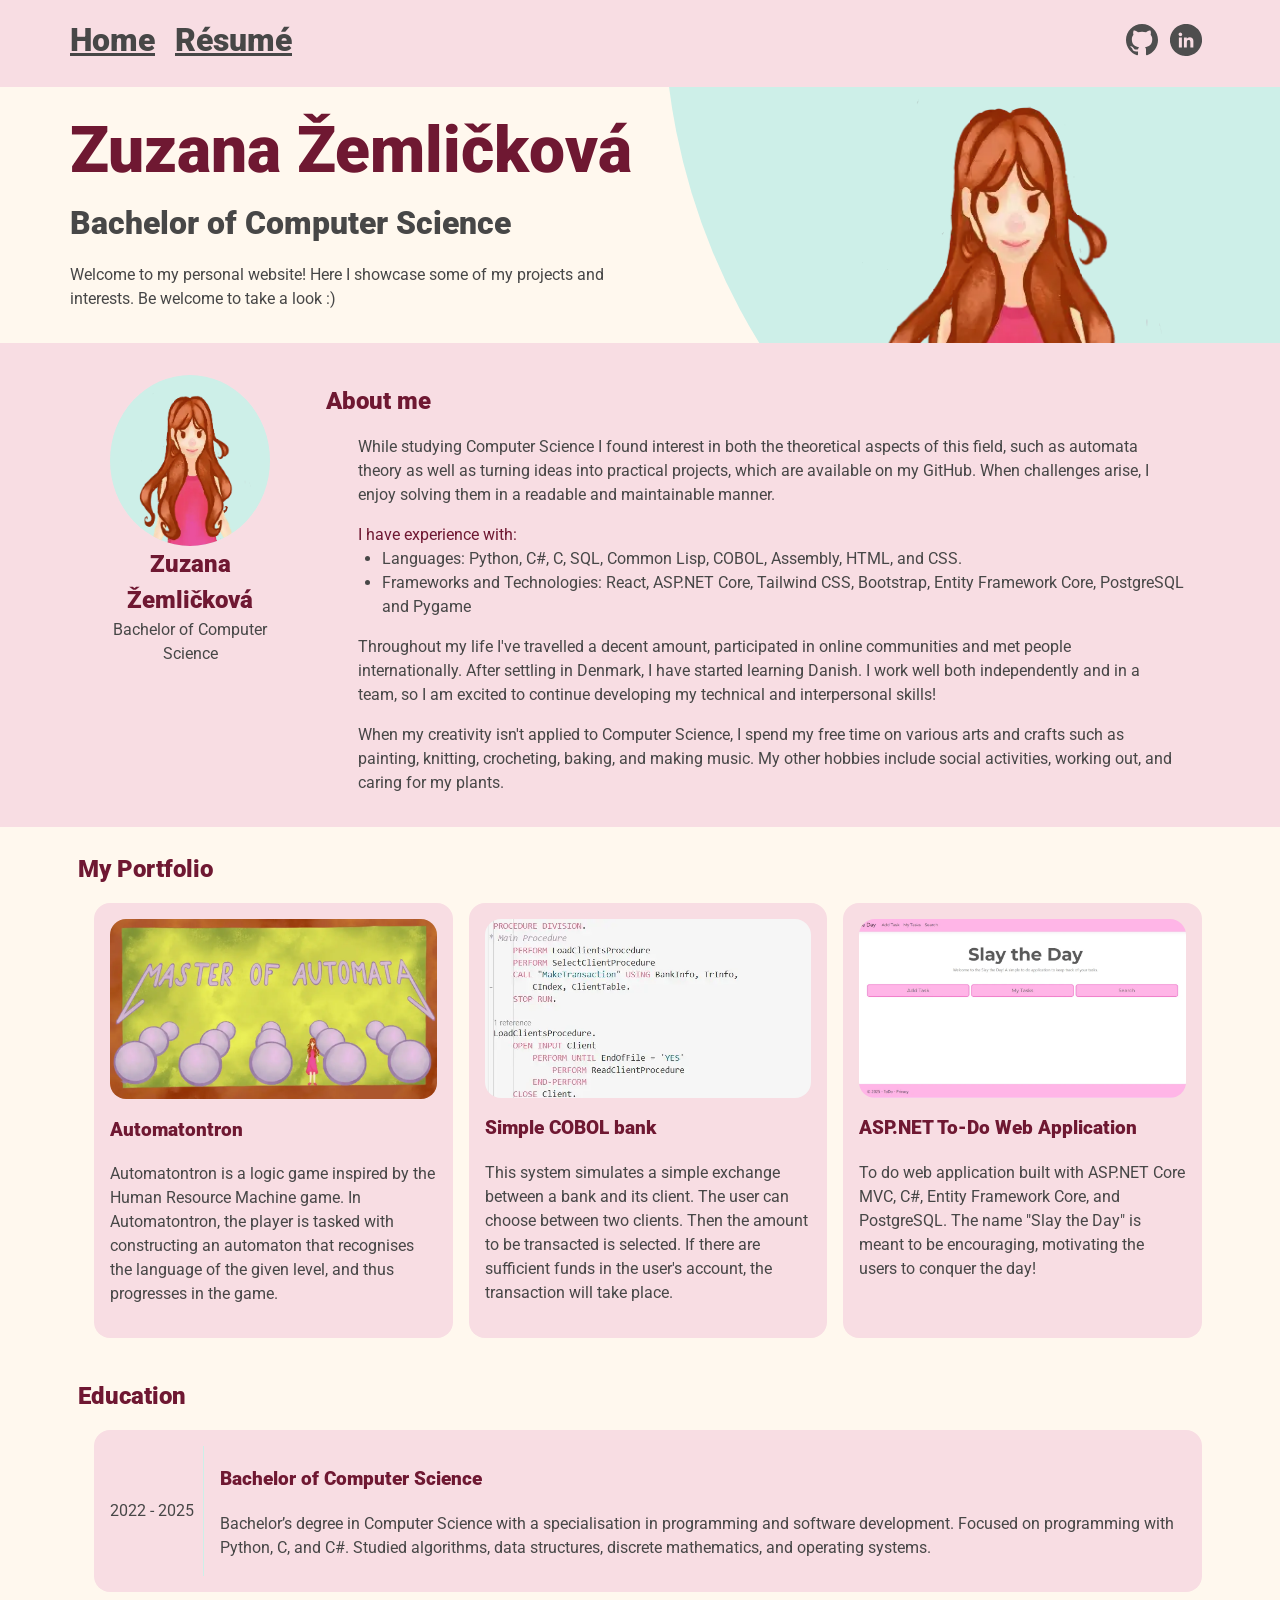
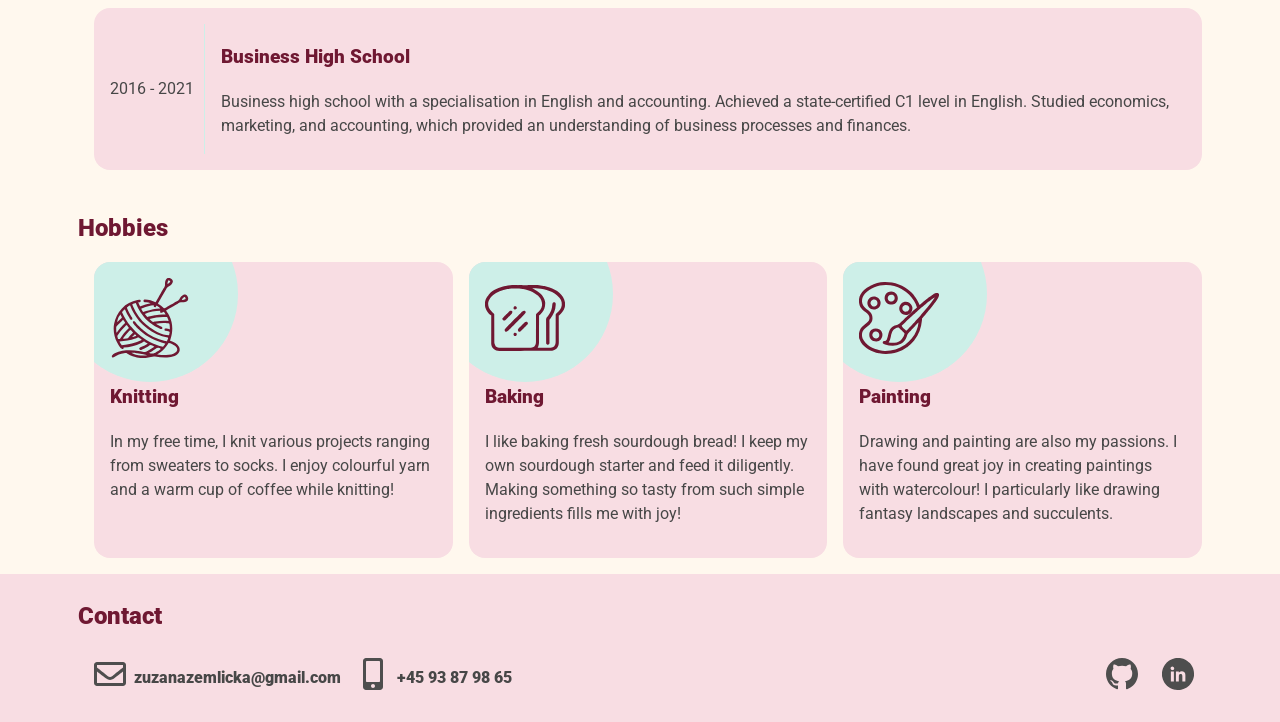
<file: index.html>
<!DOCTYPE html>
<html lang="en">
    <head>
        <link rel="stylesheet" href="style.css">
        <meta charset="UTF-8">
        <meta http-equiv="X-UA-Compatible" content="IE=edge">
        <meta name="viewport" content="width=device-width, initial-scale=1.0">
        <meta name="description" content="Portfolio website created to showcase my projects.">
        <link rel="icon" href="assets/other/profile-picture.webp">
        <title>Zuzana Žemličková | Portfolio</title>
    </head>

    <body class="background-color--primary">
        <header class="accent-color--primary">
            <div class="section-width header">
                <div>
                    <a href="index.html" class="link big-text padded-text-right thick-text">Home</a>
                    <a href="Zuzana_Zemlickova_Resume.pdf" class="link big-text padded-text-right thick-text">Résumé</a>
                </div>
                <div class="push">
                    <a href="https://github.com/ZuZanaZZ">
                        <img class="icon small-img" alt="github logo" src="assets/other/github-logo.svg"></a>
                    <a href="https://www.linkedin.com/in/zuzana-žemličková/">
                        <img class="icon small-img" alt="linkedin logo" src="assets/other/linkedin-logo.svg"></a>
                </div>
            </div>
        </header>
        
        <main>
            <section class="overflow-stopper">
                <div class="flex section-width">
                    <div class="half display-contents">
                        <h1>Zuzana Žemličková</h1>
                        <span class="big-text coloured-text thick-text">Bachelor of Computer Science</span>
                        <p>Welcome to my personal website! Here I showcase some of my projects and interests. Be welcome to take a look :)</p>
                    </div>
                    <div class="big-circle flex-reverse half display-none">
                        <img class="upper--part__picture" alt="profile picture of the sites author" src="assets/other/profile-picture.webp">
                    </div>
                </div>
            </section>

            <section class="accent-color--primary">
                <div class="section-width about-me flex">
                    <figure class="vertical-align flex--no-padding">
                        <img class="about-me-picture avatar-circle" alt="profile picture of the sites author" src="assets/other/profile-picture.webp">
                        <figcaption class="vertical-align flex--no-padding">
                            <h2 class="text-center">Zuzana Žemličková</h2>
                            <span class="text-center">Bachelor of Computer Science</span>
                        </figcaption>
                    </figure>
                    <article>
                        <h2 class="title">About me</h2>
                        <p class="padded-text-horizontal">
                            While studying Computer Science I found interest in both the theoretical aspects of this field, such as automata theory as well as turning ideas into practical projects, which are available on my GitHub. 
                            When challenges arise, I enjoy solving them in a readable and maintainable manner.
                        </p>
                        <h3 class="list-title">I have experience with:</h3>
                        <ul>
                            <li>Languages: Python, C#, C, SQL, Common Lisp, COBOL, Assembly, HTML, and CSS.</li>
                            <li>Frameworks and Technologies: React, ASP.NET Core, Tailwind CSS, Bootstrap, Entity Framework Core, PostgreSQL and Pygame</li>
                        </ul>
                        <p class="padded-text-horizontal">
                            Throughout my life I've travelled a decent amount, participated in online communities and met people internationally. 
                            After settling in Denmark, I have started learning Danish. 
                            I work well both independently and in a team, so I am excited to continue developing my technical and interpersonal skills!
                        </p>
                        <p class="padded-text-horizontal">
                            When my creativity isn't applied to Computer Science, I spend my free time on various arts and crafts such as painting, knitting, crocheting, baking, and making music. 
                            My other hobbies include social activities, working out, and caring for my plants.
                        </p>
                    </article>
                </div>
            </section>
            
            <section class="section-width">
                <h2 class="grid__title title">My Portfolio</h2>
                    <div class="grid">
                        <article class="grid-card accent-color--primary">
                            <img class="grid-card--img" alt="gameplay example of Automatontron" src="assets/automatontron/game_completion.webp">
                            <h3 class="grid-card__title">Automatontron</h3>
                                <p class="grid-card__text">
                                    Automatontron is a logic game inspired by the Human Resource Machine game. 
                                    In Automatontron, the player is tasked with constructing an automaton that recognises the language of the given level, and thus progresses in the game.
                                </p>
                            <a href="automatontron.html" class="grid-card--link">Automatontron card</a>
                        </article>
                        <article class="grid-card accent-color--primary">
                            <img class="grid-card--img" alt="example of COBOL code" src="assets/cobol_bank/COBOL_example.webp">
                            <h3 class="grid-card__title">Simple COBOL bank</h3>
                                <p class="grid-card__text">
                                    This system simulates a simple exchange between a bank and its client.
                                    The user can choose between two clients.
                                    Then the amount to be transacted is selected.
                                    If there are sufficient funds in the user's account, the transaction will take place.
                                </p>
                            <a href="cobol_bank.html" class="grid-card--link">Simple COBOL bank card</a>
                        </article>
                        <article class="grid-card accent-color--primary">
                            <img class="grid-card--img" alt="to do web application main page" src="assets/slay_the_day/main_page_full.webp">
                            <h3 class="grid-card__title">ASP.NET To-Do Web Application</h3>
                                <p class="grid-card__text">
                                    To do web application built with ASP.NET Core MVC, C#, Entity Framework Core, and PostgreSQL.
                                    The name "Slay the Day" is meant to be encouraging, motivating the users to conquer the day! 
                                </p>
                            <a href="slay_the_day.html" class="grid-card--link">Slay the day card</a>
                        </article>
                    </div>
            </section>

            <section class="section-width">
                <h2 class="title">Education</h2>
                    <div class="flex flex-vertical">
                        <article class="education-card flex-card accent-color--primary flex">
                            <div class="flex-vertical dividing-line divider-width">
                                <span><time datetime="2022">2022</time> - <time datetime="2025">2025</time></span>
                            </div>
                            <div>
                                <h3>Bachelor of Computer Science</h3>
                                <p>
                                    Bachelor’s degree in Computer Science with a specialisation in programming and software development. 
                                    Focused on programming with Python, C, and C#. Studied algorithms, data structures, discrete mathematics, and operating systems.
                                </p>
                            </div>
                        </article>
                        <article class="education-card flex-card accent-color--primary flex">
                            <div class="flex-vertical dividing-line divider-width">
                                <span><time datetime="2016">2016</time> - <time datetime="2021">2021</time></span>
                            </div>
                            <div>
                                <h3>Business High School</h3>
                                <p>Business high school with a specialisation in English and accounting.
                                    Achieved a state-certified C1 level in English.
                                    Studied economics, marketing, and accounting, which provided an understanding of business processes and finances.
                                </p>
                            </div>
                        </article>
                    </div>
            </section>

            <section class="section-width">
                <h2 class="flex-title title">Hobbies</h2>
                    <div class="flex">
                        <article class="flex-card accent-color--primary overflow-stopper card-circle">
                            <img class="hobbies-picture" alt="yarn icon" src="assets/other/knitting.svg">
                            <h3 class="flex-card__title">Knitting</h3>
                                <p class="flex-card__text">
                                    In my free time, I knit various projects ranging from sweaters to socks.
                                    I enjoy colourful yarn and a warm cup of coffee while knitting!
                                </p>
                        </article>
                        <article class="flex-card accent-color--primary overflow-stopper card-circle">
                            <img class="hobbies-picture" alt="bread icon" src="assets/other/baking.svg">
                            <h3 class="flex-card__title">Baking</h3>
                                <p class="flex-card__text">
                                    I like baking fresh sourdough bread! 
                                    I keep my own sourdough starter and feed it diligently.
                                    Making something so tasty from such simple ingredients fills me with joy!
                                </p>
                        </article>
                        <article class="flex-card accent-color--primary overflow-stopper card-circle">
                            <img class="hobbies-picture" alt="painting icon" src="assets/other/painting.svg">
                            <h3 class="flex-card__title">Painting</h3>
                                <p class="flex-card__text">
                                    Drawing and painting are also my passions. 
                                    I have found great joy in creating paintings with watercolour! 
                                    I particularly like drawing fantasy landscapes and succulents.
                                </p>
                        </article>
                    </div>
            </section>
        </main>    

        <footer class="accent-color--primary">
            <div class="section-width">
                <h2 class="title">Contact</h2>
                    <div class="footer">
                        <div class="flex">
                            <div class="flex--no-padding">
                                <img class="small-img" alt="envelope icon" src="assets/other/envelope-regular.svg">
                                <address class="padded-text-vertical thick-text">zuzanazemlicka@gmail.com</address>
                            </div>
                            <div class="flex--no-padding">
                                <img class="small-img" alt="mobile icon" src="assets/other/mobile-alt-solid.svg">
                                <address class="padded-text-vertical thick-text">+45 93 87 98 65</address>
                            </div>
                        </div>
                        <div class="push flex">
                            <a href="https://github.com/ZuZanaZZ">
                                <img class="icon small-img" alt="github logo" src="assets/other/github-logo.svg"></a>
                            <a href="https://www.linkedin.com/in/zuzana-žemličková/">
                                <img class="icon small-img" alt="linkedin logo" src="assets/other/linkedin-logo.svg"></a>
                        </div>
                    </div>
            </div>
        </footer>
    </body>
</html>
</file>
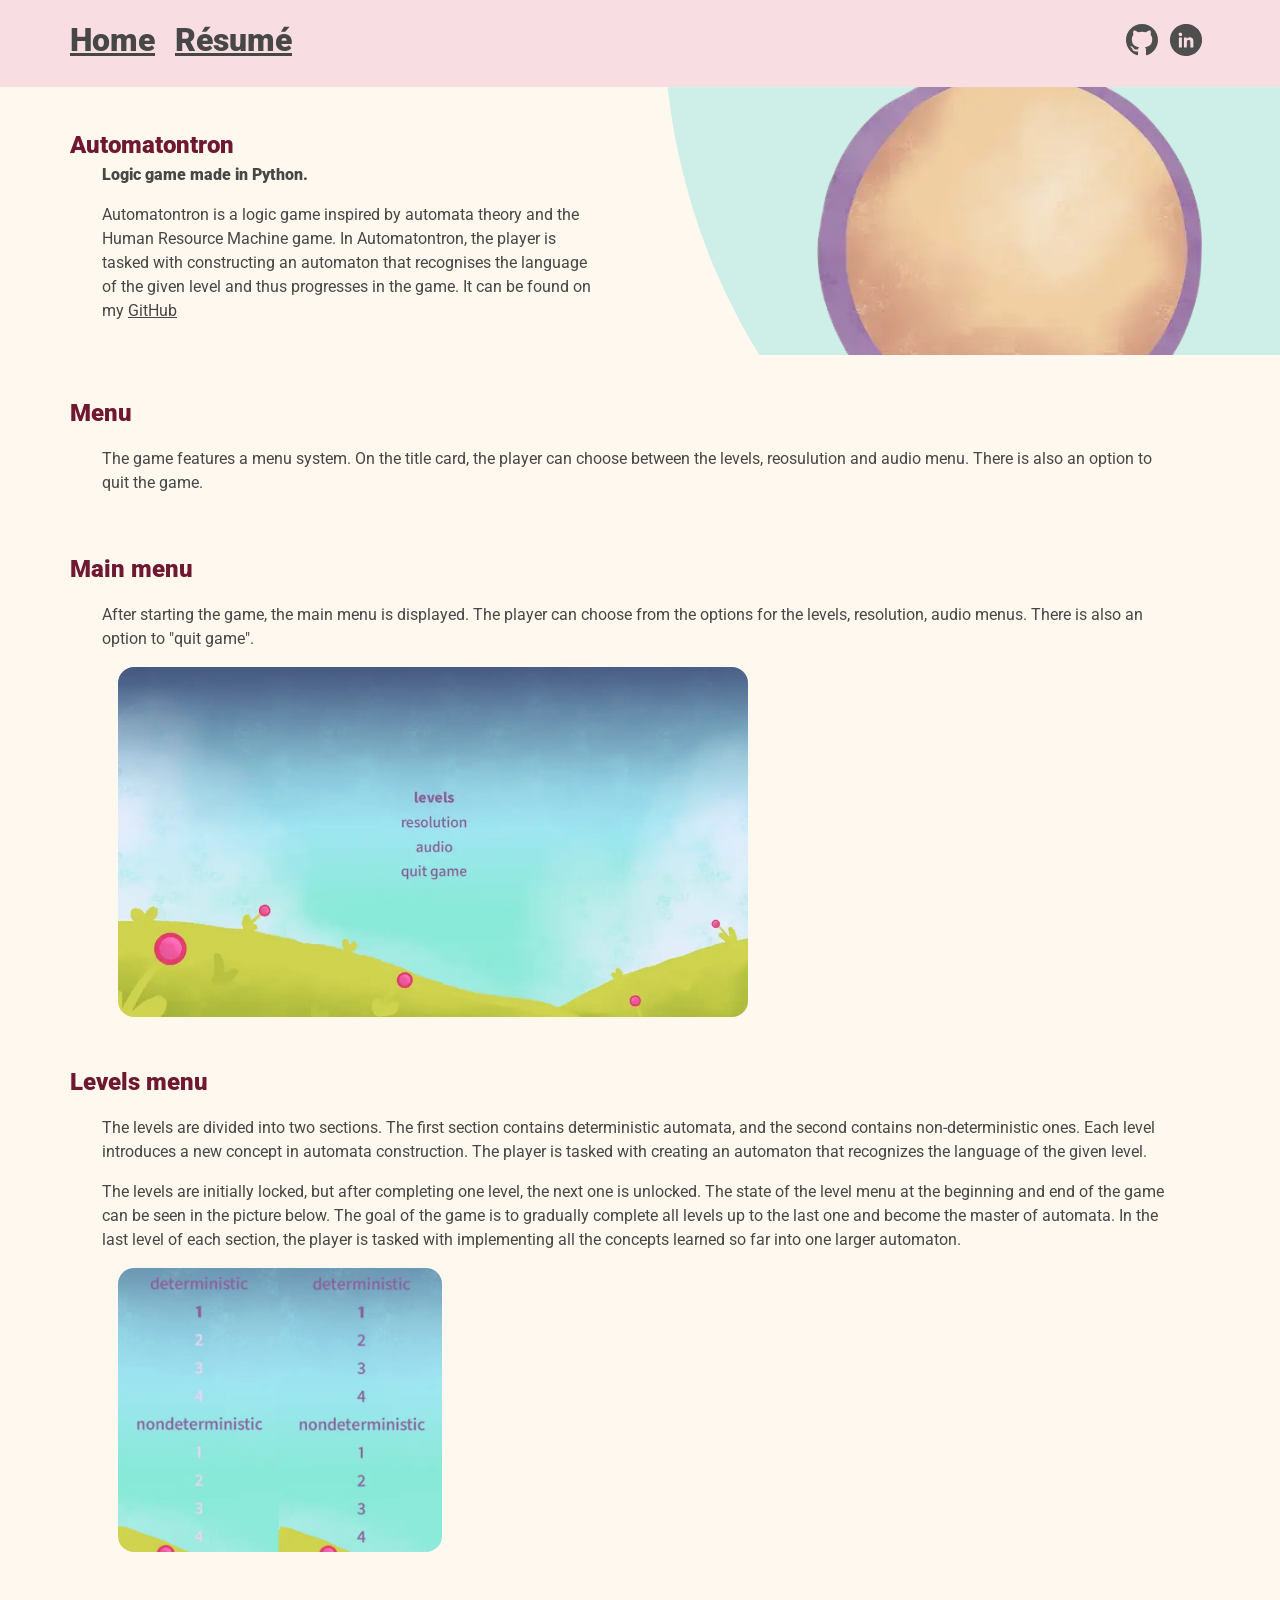
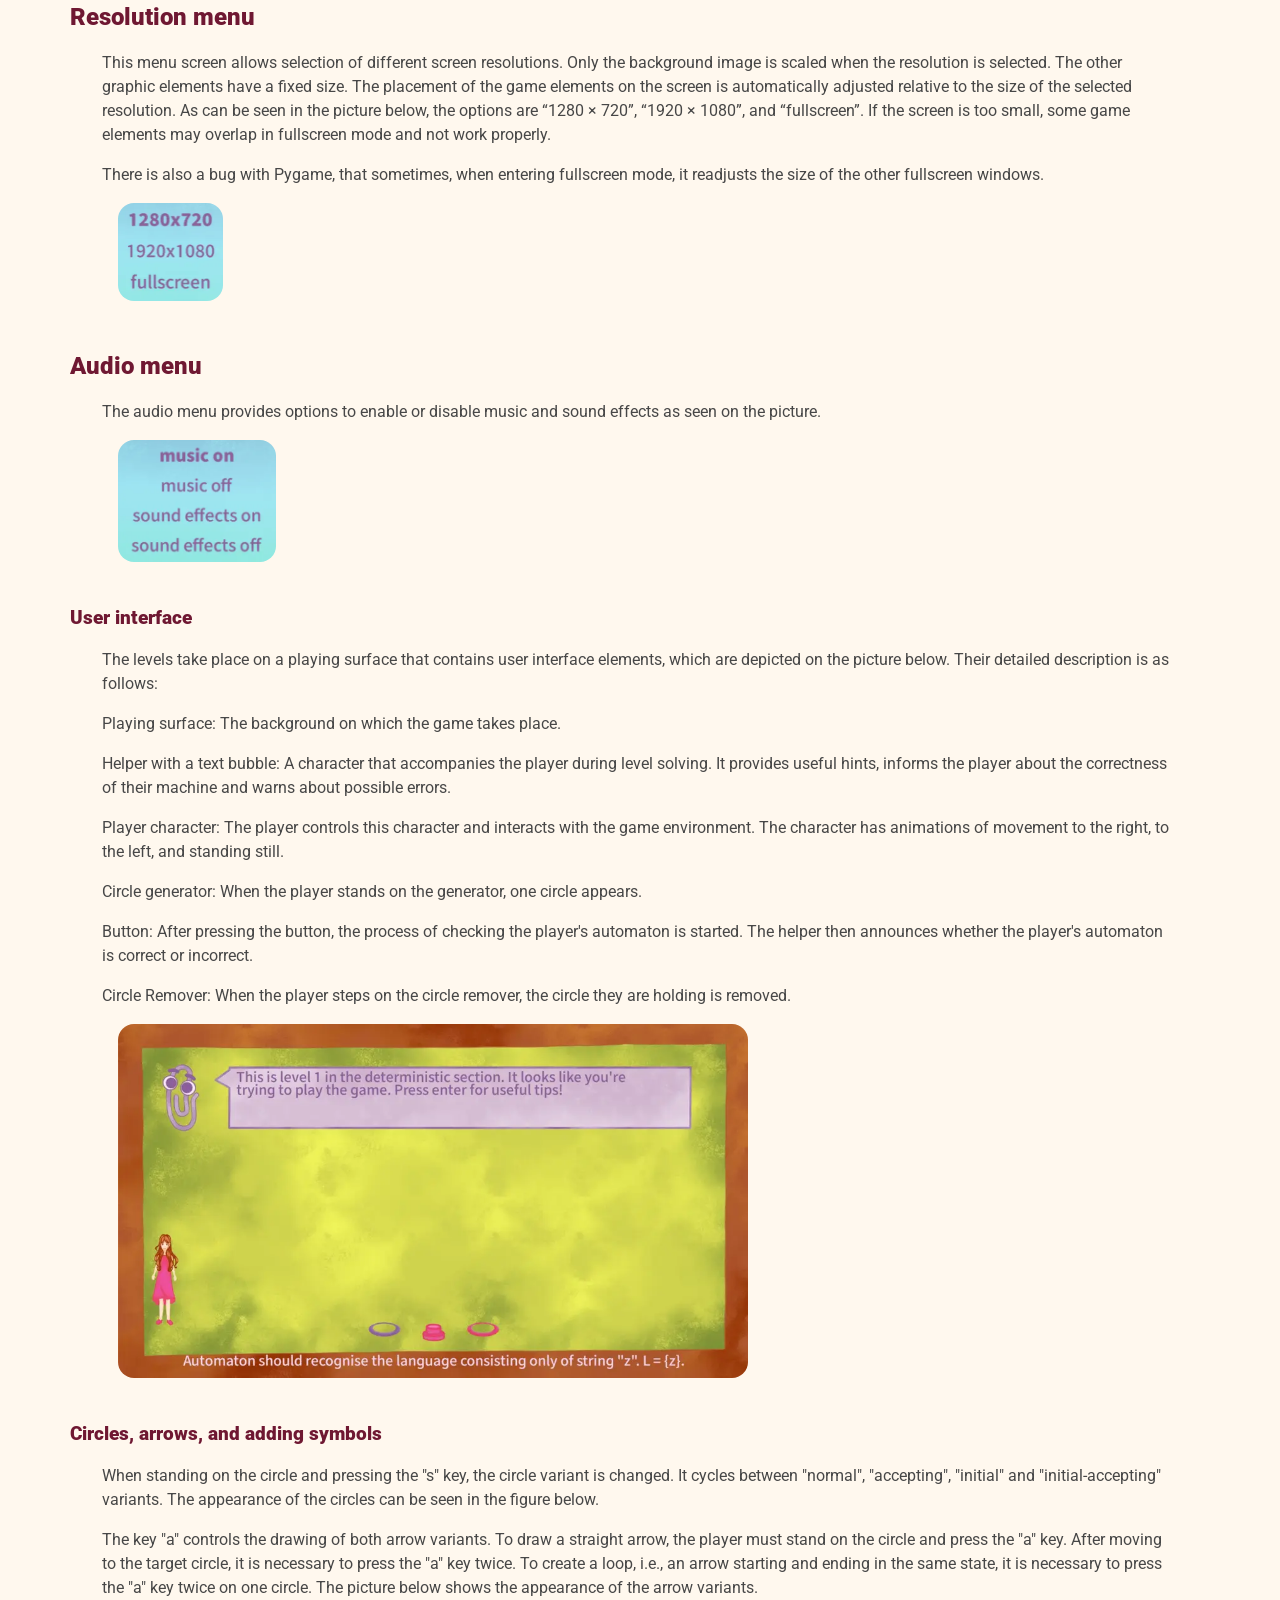
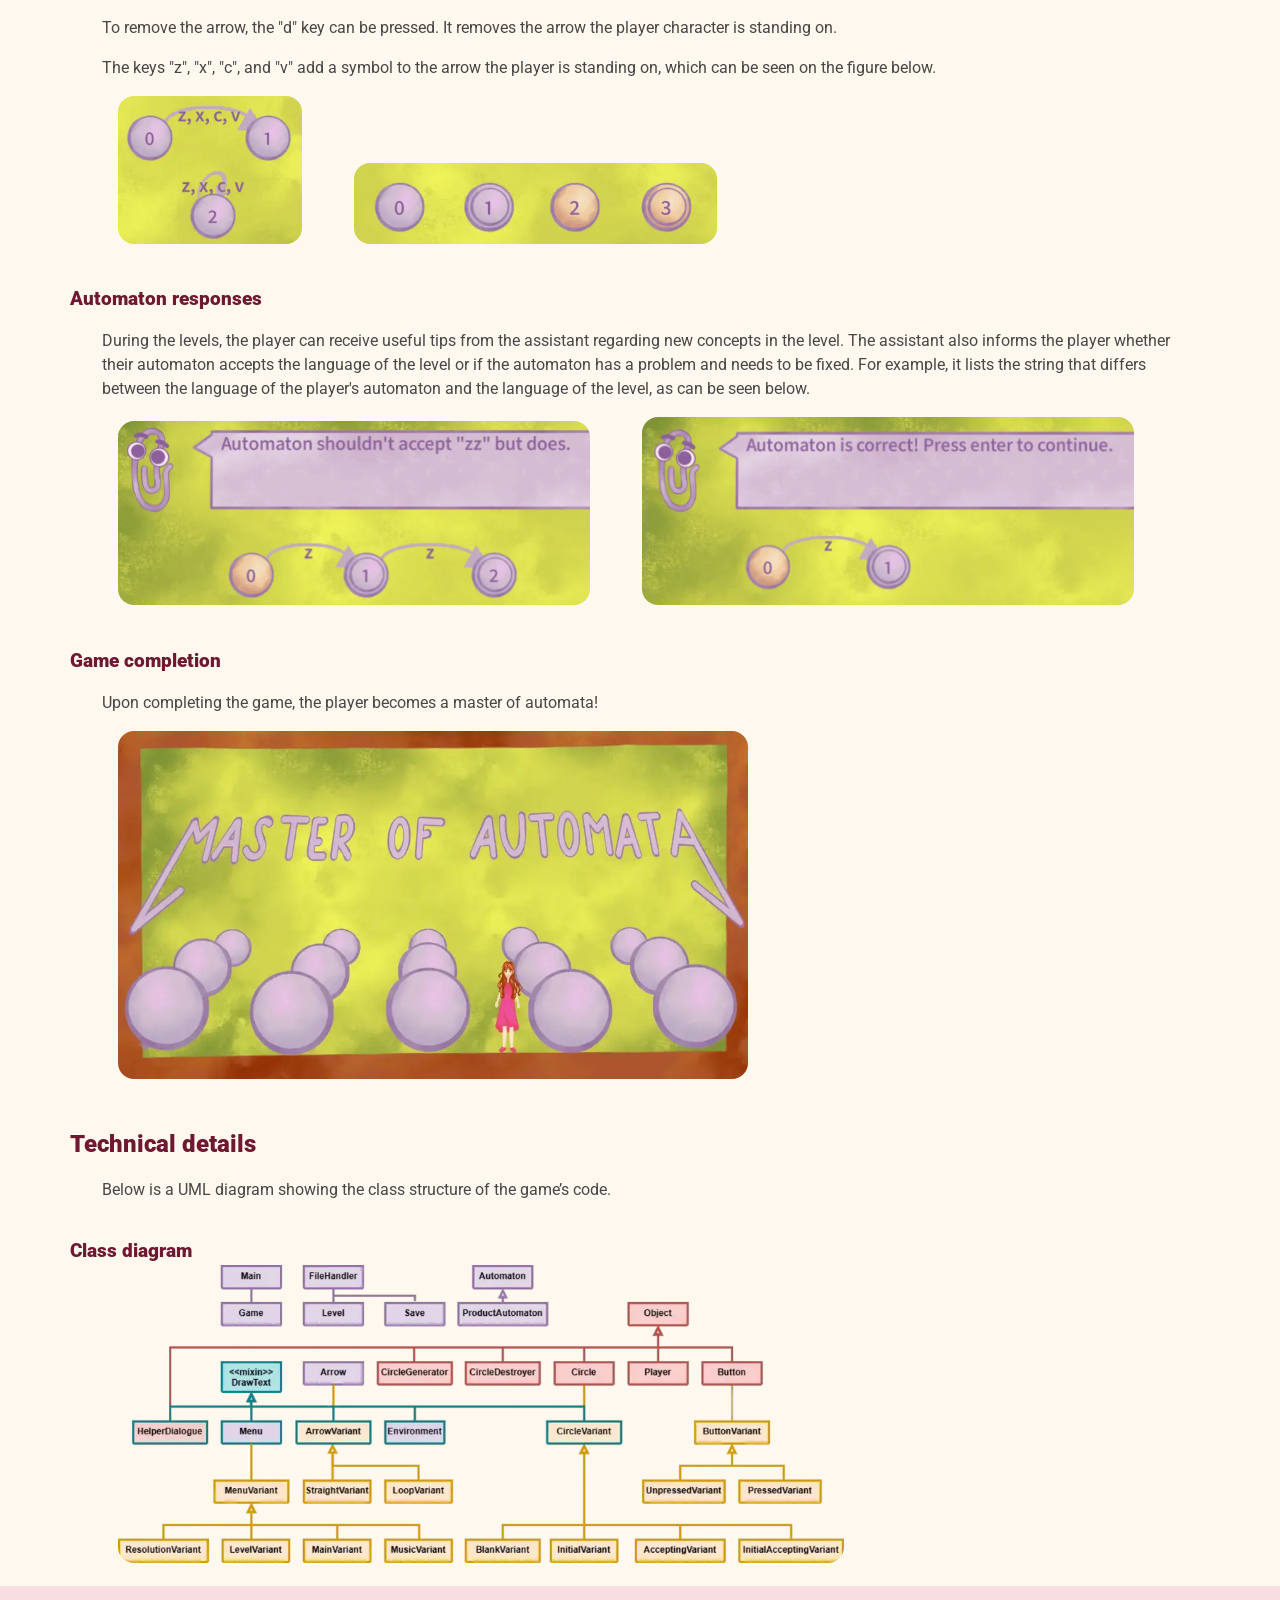
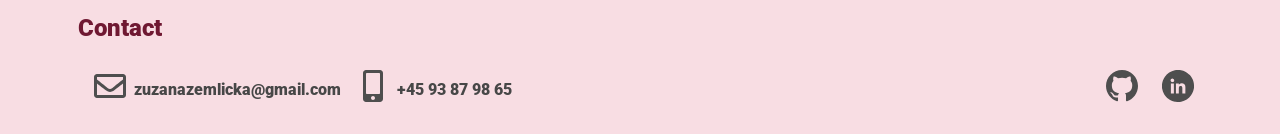
<file: automatontron.html>
<!DOCTYPE html>
<html lang="en">
    <head>
        <link rel="stylesheet" href="style.css">
        <meta charset="UTF-8">
        <meta http-equiv="X-UA-Compatible" content="IE=edge">
        <meta name="viewport" content="width=device-width, initial-scale=1.0">
        <meta name="description" content="Portfolio website created to showcase my projects.">
        <link rel="icon" href="assets/other/profile-picture.webp">
        <title>Zuzana Žemličková | Portfolio</title>
    </head>

    <body class="background-color--primary">
        <header class="accent-color--primary">
            <div class="section-width header">
                <div>
                    <a href="index.html" class="link big-text padded-text-right thick-text">Home</a>
                    <a href="Zuzana_Zemlickova_Resume.pdf" class="link big-text padded-text-right thick-text">Résumé</a>
                </div>
                <div class="push">
                    <a href="https://github.com/ZuZanaZZ">
                        <img class="icon small-img" alt="github logo" src="assets/other/github-logo.svg"></a>
                    <a href="https://www.linkedin.com/in/zuzana-žemličková/">
                        <img class="icon small-img" alt="linkedin logo" src="assets/other/linkedin-logo.svg"></a>
                </div>
            </div>
        </header>
        
        <main>
                <section class="overflow-stopper">
                <div class="flex section-width">
                    <div class="half display-contents">
                        <h2 class="title">Automatontron</h2>
                        <span class="coloured-text thick-text padded-text-horizontal">Logic game made in Python.</span>
                        <p class="padded-text-horizontal">
                            Automatontron is a logic game inspired by automata theory and the Human Resource Machine game.
                            In Automatontron, the player is tasked with constructing an automaton that recognises the language of the given level and thus progresses in the game.
                            It can be found on my 
                                <a class="link" href="https://github.com/ZuZanaZZ/Automatontron">GitHub
                            </a>
                        </p>
                    </div>
                    <div class="big-circle flex-reverse half display-none">
                        <img class="upper--part__picture" alt="circle initial from the game Automatontron" src="assets/automatontron/circle_initial.webp">
                    </div>
                </div>
            </section>
            
            <div class="flex flex-vertical section-width">
                <section>
                    <h2 class="title">Menu</h2>
                    <p class="padded-text-horizontal">The game features a menu system.
                        On the title card, the player can choose between the levels, reosulution and audio menu.
                        There is also an option to quit the game.
                    </p>
                </section>

                <section>
                    <h2 class="title">Main menu</h2>
                    <p class="padded-text-horizontal">
                        After starting the game, the main menu is displayed. 
                        The player can choose from the options for the levels, resolution, audio menus.
                        There is also an option to "quit game".
                    </p>
                    <img class="big-img" width="630" height="350" alt="main menu" src="assets/automatontron/main_menu.webp">
                </section>

                <section>
                    <h2 class="title">Levels menu</h2>
                    <p class="padded-text-horizontal">
                        The levels are divided into two sections.
                        The first section contains deterministic automata, and the second contains non-deterministic ones.
                        Each level introduces a new concept in automata construction.
                        The player is tasked with creating an automaton that recognizes the language of the given level.
                    </p>
                    <p class="padded-text-horizontal">
                        The levels are initially locked, but after completing one level, the next one is unlocked.
                        The state of the level menu at the beginning and end of the game can be seen in the picture below.
                        The goal of the game is to gradually complete all levels up to the last one and become the master of automata.
                        In the last level of each section, the player is tasked with implementing all the concepts learned so far into one larger automaton.
                    </p>
                    <img class="big-img" width="324" height="284" alt="level menu" src="assets/automatontron/level_menu.webp">
                </section>

                <section>
                    <h2 class="title">Resolution menu</h2>
                    <p class="padded-text-horizontal">
                        This menu screen allows selection of different screen resolutions.
                        Only the background image is scaled when the resolution is selected.
                        The other graphic elements have a fixed size.
                        The placement of the game elements on the screen is automatically adjusted relative to the size of the selected resolution.
                        As can be seen in the picture below, the options are “1280 × 720”, “1920 × 1080”, and “fullscreen”.
                        If the screen is too small, some game elements may overlap in fullscreen mode and not work properly.
                    </p>
                    <p class="padded-text-horizontal">
                        There is also a bug with Pygame, that sometimes, when entering fullscreen mode, it readjusts the size of the other fullscreen windows.
                    </p>
                    <img class="medium-img" width="105" height="98" alt="resolution menu" src="assets/automatontron/resolution_menu.webp">
                </section>

                <section>
                <h2 class="title">Audio menu</h2>
                    <p class="padded-text-horizontal">
                        The audio menu provides options to enable or disable music and sound effects as seen on the picture.
                    </p>
                    <img class="medium-img" width="158" height="122" alt="audio menu" src="assets/automatontron/audio_menu.webp">
                </section>

                <section>
                    <h3 class="title">User interface</h3>
                    <p class="padded-text-horizontal">
                        The levels take place on a playing surface that contains user interface elements, which are depicted on the picture below. 
                        Their detailed description is as follows:
                    </p>    
                    <p class="padded-text-horizontal">
                        Playing surface: The background on which the game takes place.
                    </p>
                    <p class="padded-text-horizontal">
                        Helper with a text bubble: A character that accompanies the player during level solving. 
                        It provides useful hints, informs the player about the correctness of their machine and warns about possible errors.
                    </p>
                    <p class="padded-text-horizontal"> 
                        Player character: The player controls this character and interacts with the game environment.
                        The character has animations of movement to the right, to the left, and standing still.
                    </p>
                    <p class="padded-text-horizontal">
                        Circle generator: When the player stands on the generator, one circle appears.
                    </p>
                    <p class="padded-text-horizontal">
                        Button: After pressing the button, the process of checking the player's automaton is started.
                        The helper then announces whether the player's automaton is correct or incorrect.
                    </p>
                    <p class="padded-text-horizontal">
                        Circle Remover: When the player steps on the circle remover, the circle they are holding is removed.
                    </p>
                    <img class="big-img" width="630" height="354" alt="level ui elements" src="assets/automatontron/level_ui_elements.webp">
                </section>

                <section>
                    <h3 class="title">Circles, arrows, and adding symbols</h3>
                    <p class="padded-text-horizontal">
                        When standing on the circle and pressing the "s" key, the circle variant is changed.
                        It cycles between "normal", "accepting", "initial" and "initial-accepting" variants.
                        The appearance of the circles can be seen in the figure below.
                    </p>
                    <p class="padded-text-horizontal">    
                        The key "a" controls the drawing of both arrow variants.
                        To draw a straight arrow, the player must stand on the circle and press the "a" key.
                        After moving to the target circle, it is necessary to press the "a" key twice.
                        To create a loop, i.e., an arrow starting and ending in the same state, it is necessary to press the "a" key twice on one circle.
                        The picture below shows the appearance of the arrow variants.
                    </p>
                    <p class="padded-text-horizontal">
                        To remove the arrow, the "d" key can be pressed.
                        It removes the arrow the player character is standing on.
                    </p>
                    <p class="padded-text-horizontal">
                        The keys "z", "x", "c", and "v" add a symbol to the arrow the player is standing on, which can be seen on the figure below.
                    </p>
                    <img class="medium-img" width="184" height="148" alt="arrow variants with symbols" src="assets/automatontron/arrow_variants_with_symbols.webp">
                    <img class="big-img" width="363" height="81" alt="circle variants" src="assets/automatontron/circle_variants.webp">
                </section>

                <section>
                    <h3 class="title">Automaton responses</h3>
                    <p class="padded-text-horizontal">
                        During the levels, the player can receive useful tips from the assistant regarding new concepts in the level.
                        The assistant also informs the player whether their automaton accepts the language of the level or if the automaton has a problem and needs to be fixed.
                        For example, it lists the string that differs between the language of the player's automaton and the language of the level, as can be seen below.
                    </p>
                    <img class="big-img" width="472" height="184" alt="automaton doesnt accept" src="assets/automatontron/automaton_doesnt_accept.webp">
                    <img class="big-img" width="492" height="188" alt="automaton accepts" src="assets/automatontron/automaton_accepts.webp">
                </section>

                <section>
                    <h3 class="title">Game completion</h3>
                    <p class="padded-text-horizontal">
                        Upon completing the game, the player becomes a master of automata!
                    </p>
                    <img class="big-img" width="630" height="348" alt="game completion" src="assets/automatontron/game_completion.webp">
                </section>

                <section>
                    <h2 class="title">Technical details</h2>
                    <p class="padded-text-horizontal">
                        Below is a UML diagram showing the class structure of the game’s code.
                    </p>
                    <h3 class="title">Class diagram</h3>
                    <img class="big-img" width="726" height="298" alt="class diagram of Automatontron" src="assets/automatontron/class_diagram.webp">
                </section>
            </div>
        </main>
            
        <footer class="accent-color--primary">
            <div class="section-width">
                <h2 class="title">Contact</h2>
                    <div class="footer">
                        <div class="flex">
                            <div class="flex--no-padding">
                                <img class="small-img" alt="envelope icon" src="assets/other/envelope-regular.svg">
                                <address class="padded-text-vertical thick-text">zuzanazemlicka@gmail.com</address>
                            </div>
                            <div class="flex--no-padding">
                                <img class="small-img" alt="mobile icon" src="assets/other/mobile-alt-solid.svg">
                                <address class="padded-text-vertical thick-text">+45 93 87 98 65</address>
                            </div>
                        </div>
                        <div class="push flex">
                            <a href="https://github.com/ZuZanaZZ">
                                <img class="icon small-img" alt="github logo" src="assets/other/github-logo.svg"></a>
                            <a href="https://www.linkedin.com/in/zuzana-žemličková/">
                                <img class="icon small-img" alt="linkedin logo" src="assets/other/linkedin-logo.svg"></a>
                        </div>
                    </div>
            </div>
        </footer>
    </body>
</html>
</file>
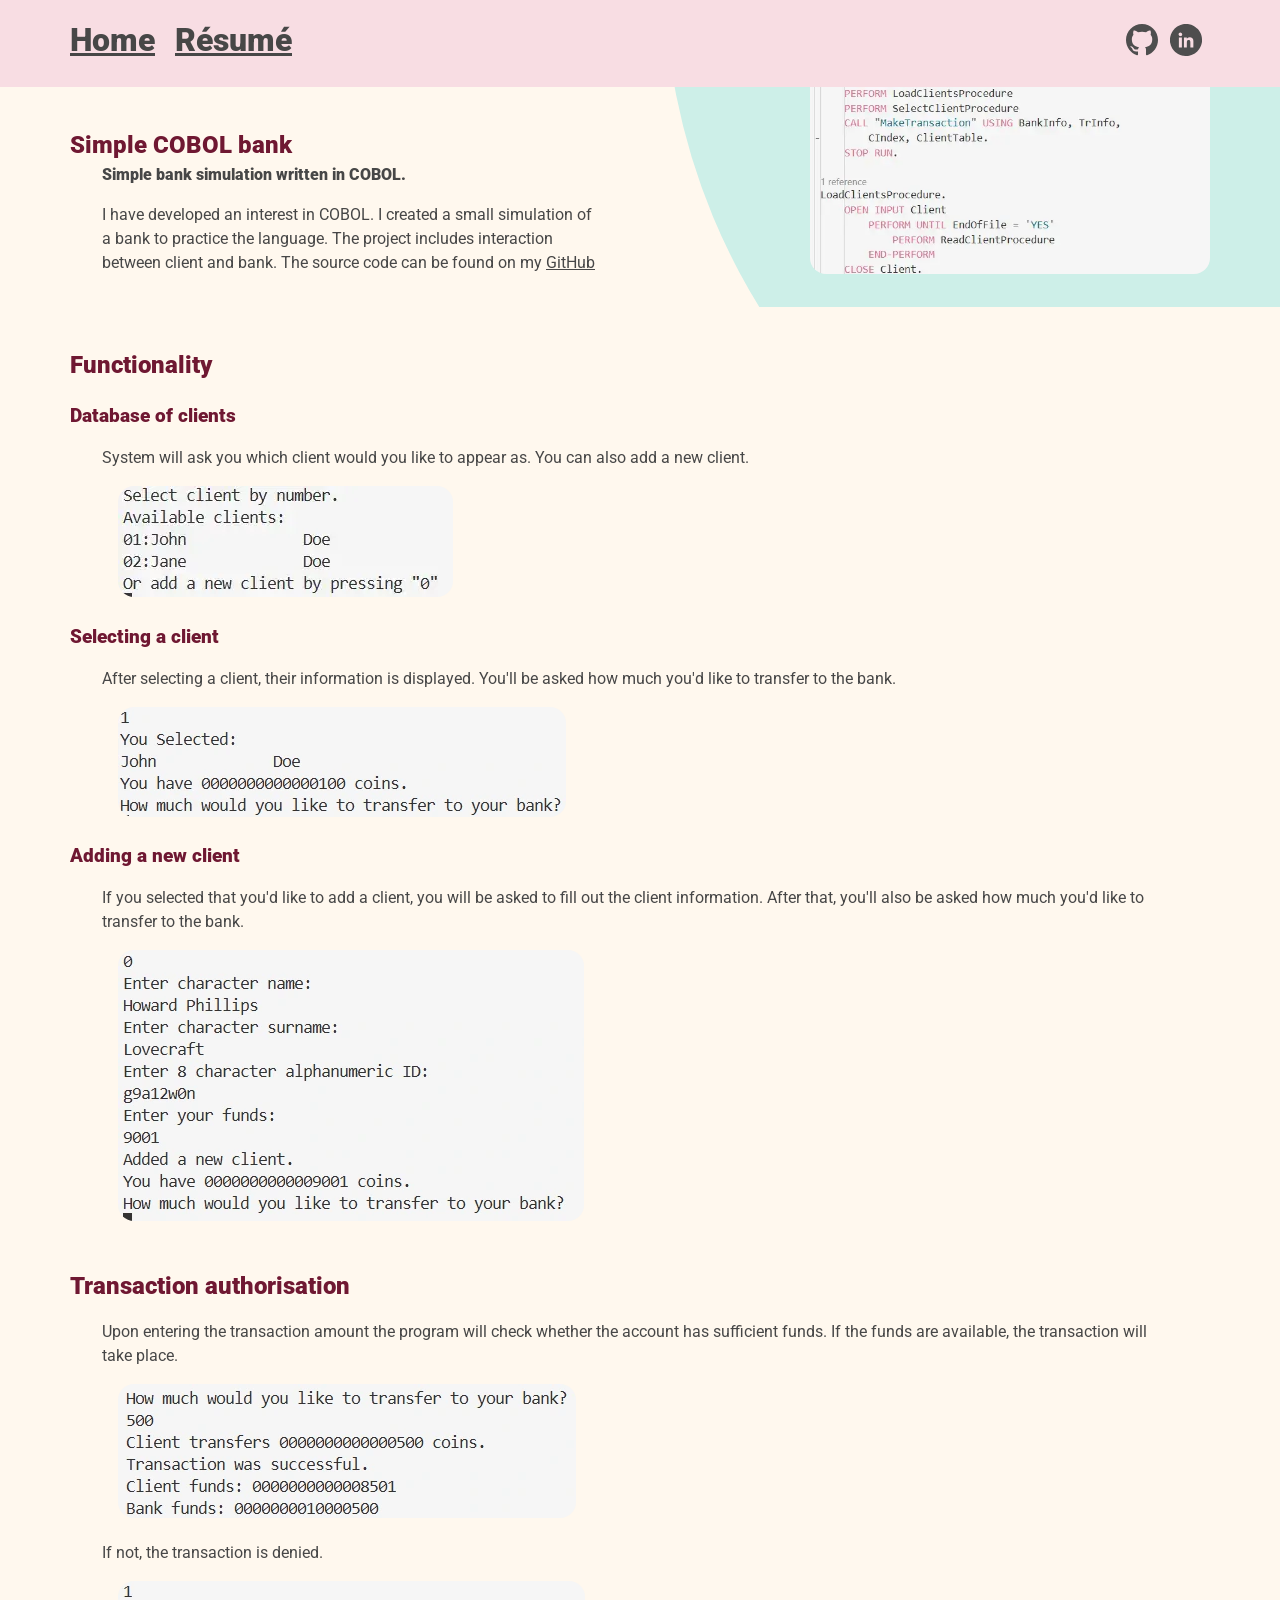
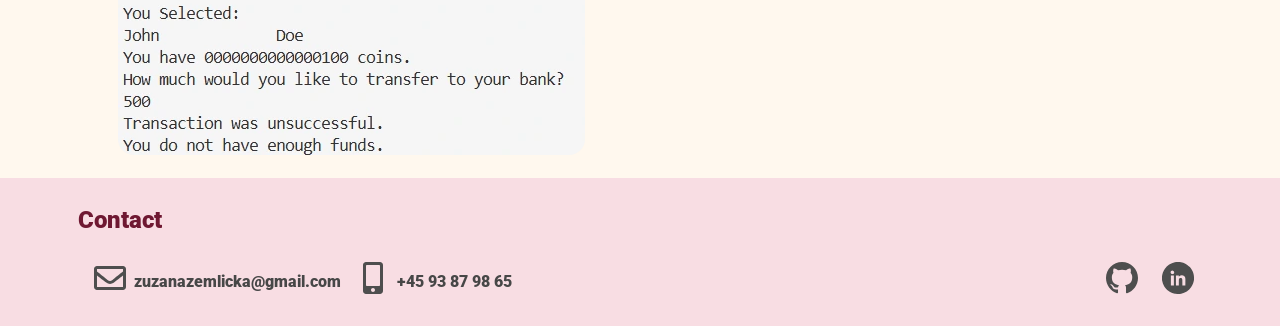
<file: cobol_bank.html>
<!DOCTYPE html>
<html lang="en">
    <head>
        <link rel="stylesheet" href="style.css">
        <meta charset="UTF-8">
        <meta http-equiv="X-UA-Compatible" content="IE=edge">
        <meta name="viewport" content="width=device-width, initial-scale=1.0">
        <meta name="description" content="Portfolio website created to showcase my projects.">
        <link rel="icon" href="assets/other/profile-picture.webp">
        <title>Zuzana Žemličková | Portfolio</title>
    </head>

    <body class="background-color--primary">
        <header class="accent-color--primary">
            <div class="section-width header">
                <div>
                    <a href="index.html" class="link big-text padded-text-right thick-text">Home</a>
                    <a href="Zuzana_Zemlickova_Resume.pdf" class="link big-text padded-text-right thick-text">Résumé</a>
                </div>
                <div class="push">
                    <a href="https://github.com/ZuZanaZZ">
                        <img class="icon small-img" alt="github logo" src="assets/other/github-logo.svg"></a>
                    <a href="https://www.linkedin.com/in/zuzana-žemličková/">
                        <img class="icon small-img" alt="linkedin logo" src="assets/other/linkedin-logo.svg"></a>
                </div>
            </div>
        </header>
        
        <main>
            <section class="overflow-stopper">
                <div class="flex section-width">
                    <div class="half display-contents">
                        <h2 class="title">Simple COBOL bank</h2>
                        <span class="coloured-text thick-text padded-text-horizontal">Simple bank simulation written in COBOL.</span>
                        <p class="padded-text-horizontal">
                            I have developed an interest in COBOL. 
                            I created a small simulation of a bank to practice the language.
                            The project includes interaction between client and bank.
                            The source code can be found on my
                                <a class="link" href="https://github.com/ZuZanaZZ/Simple-COBOL-bank">GitHub
                            </a>
                        </p>
                    </div>
                    <div class="big-circle flex-reverse half display-none">
                        <img class="upper--part__picture" alt="example of COBOL code" src="assets/cobol_bank/COBOL_example.webp">
                    </div>
                </div>
            </section>
            
            <div class="flex flex-vertical section-width">
                <section>
                    <h2 class="title">Functionality</h2>
                    <h3 class="title">Database of clients</h2>
                    <p class="padded-text-horizontal">
                        System will ask you which client  would you like to appear as. You can also add a new client.
                    </p>
                    <img class="big-img" alt="client database" src="assets/cobol_bank/client_database.webp">
                    
                    <h3 class="title">Selecting a client</h2>
                    <p class="padded-text-horizontal">
                        After selecting a client, their information is displayed.
                        You'll be asked how much you'd like to transfer to the bank.
                    </p>
                    <img class="big-img" alt="selected client" src="assets/cobol_bank/selected_client.webp">

                    <h3 class="title">Adding a new client</h2>
                    <p class="padded-text-horizontal">
                        If you selected that you'd like to add a client, you will be asked to fill out the client information.
                        After that, you'll also be asked how much you'd like to transfer to the bank.
                    </p>
                    <img class="big-img" alt="add a new client" src="assets/cobol_bank/add_new_client.webp">
                </section>

                <section>
                    <h2 class="title">Transaction authorisation</h2>
                    <p class="padded-text-horizontal">
                        Upon entering the transaction amount the program will check whether the account has sufficient funds.
                        If the funds are available, the transaction will take place.
                    </p>
                    <img class="big-img" alt="transaction successful" src="assets/cobol_bank/transaction_successful.webp">
                    <p class="padded-text-horizontal">
                        If not, the transaction is denied.
                    </p>
                    <img class="big-img" alt="transaction unsuccessful" src="assets/cobol_bank/transaction_unsuccessful.webp">
                </section>
            </div>
        </main>
            
        <footer class="accent-color--primary">
            <div class="section-width">
                <h2 class="title">Contact</h2>
                    <div class="footer">
                        <div class="flex">
                            <div class="flex--no-padding">
                                <img class="small-img" alt="envelope icon" src="assets/other/envelope-regular.svg">
                                <address class="padded-text-vertical thick-text">zuzanazemlicka@gmail.com</address>
                            </div>
                            <div class="flex--no-padding">
                                <img class="small-img" alt="mobile icon" src="assets/other/mobile-alt-solid.svg">
                                <address class="padded-text-vertical thick-text">+45 93 87 98 65</address>
                            </div>
                        </div>
                        <div class="push flex">
                            <a href="https://github.com/ZuZanaZZ">
                                <img class="icon small-img" alt="github logo" src="assets/other/github-logo.svg"></a>
                            <a href="https://www.linkedin.com/in/zuzana-žemličková/">
                                <img class="icon small-img" alt="linkedin logo" src="assets/other/linkedin-logo.svg"></a>
                        </div>
                    </div>
            </div>
        </footer>
    </body>
</html>
</file>
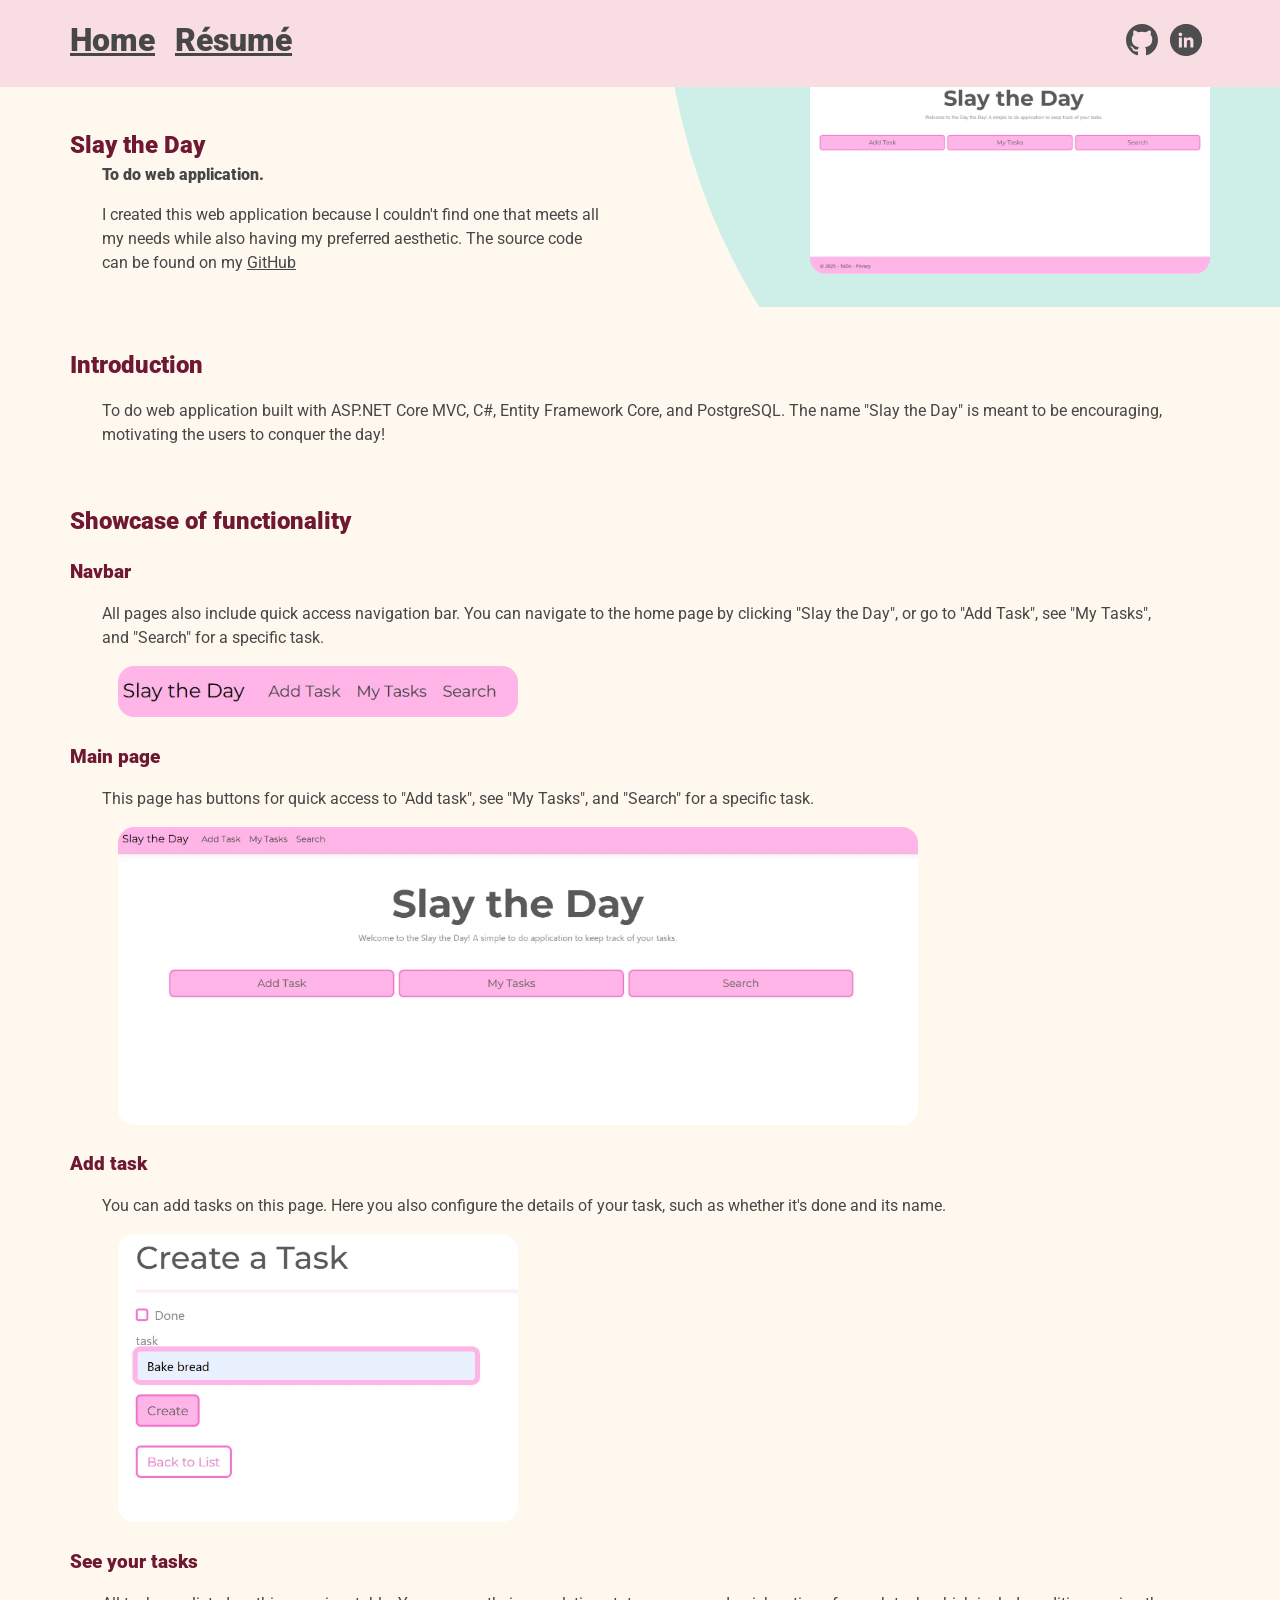
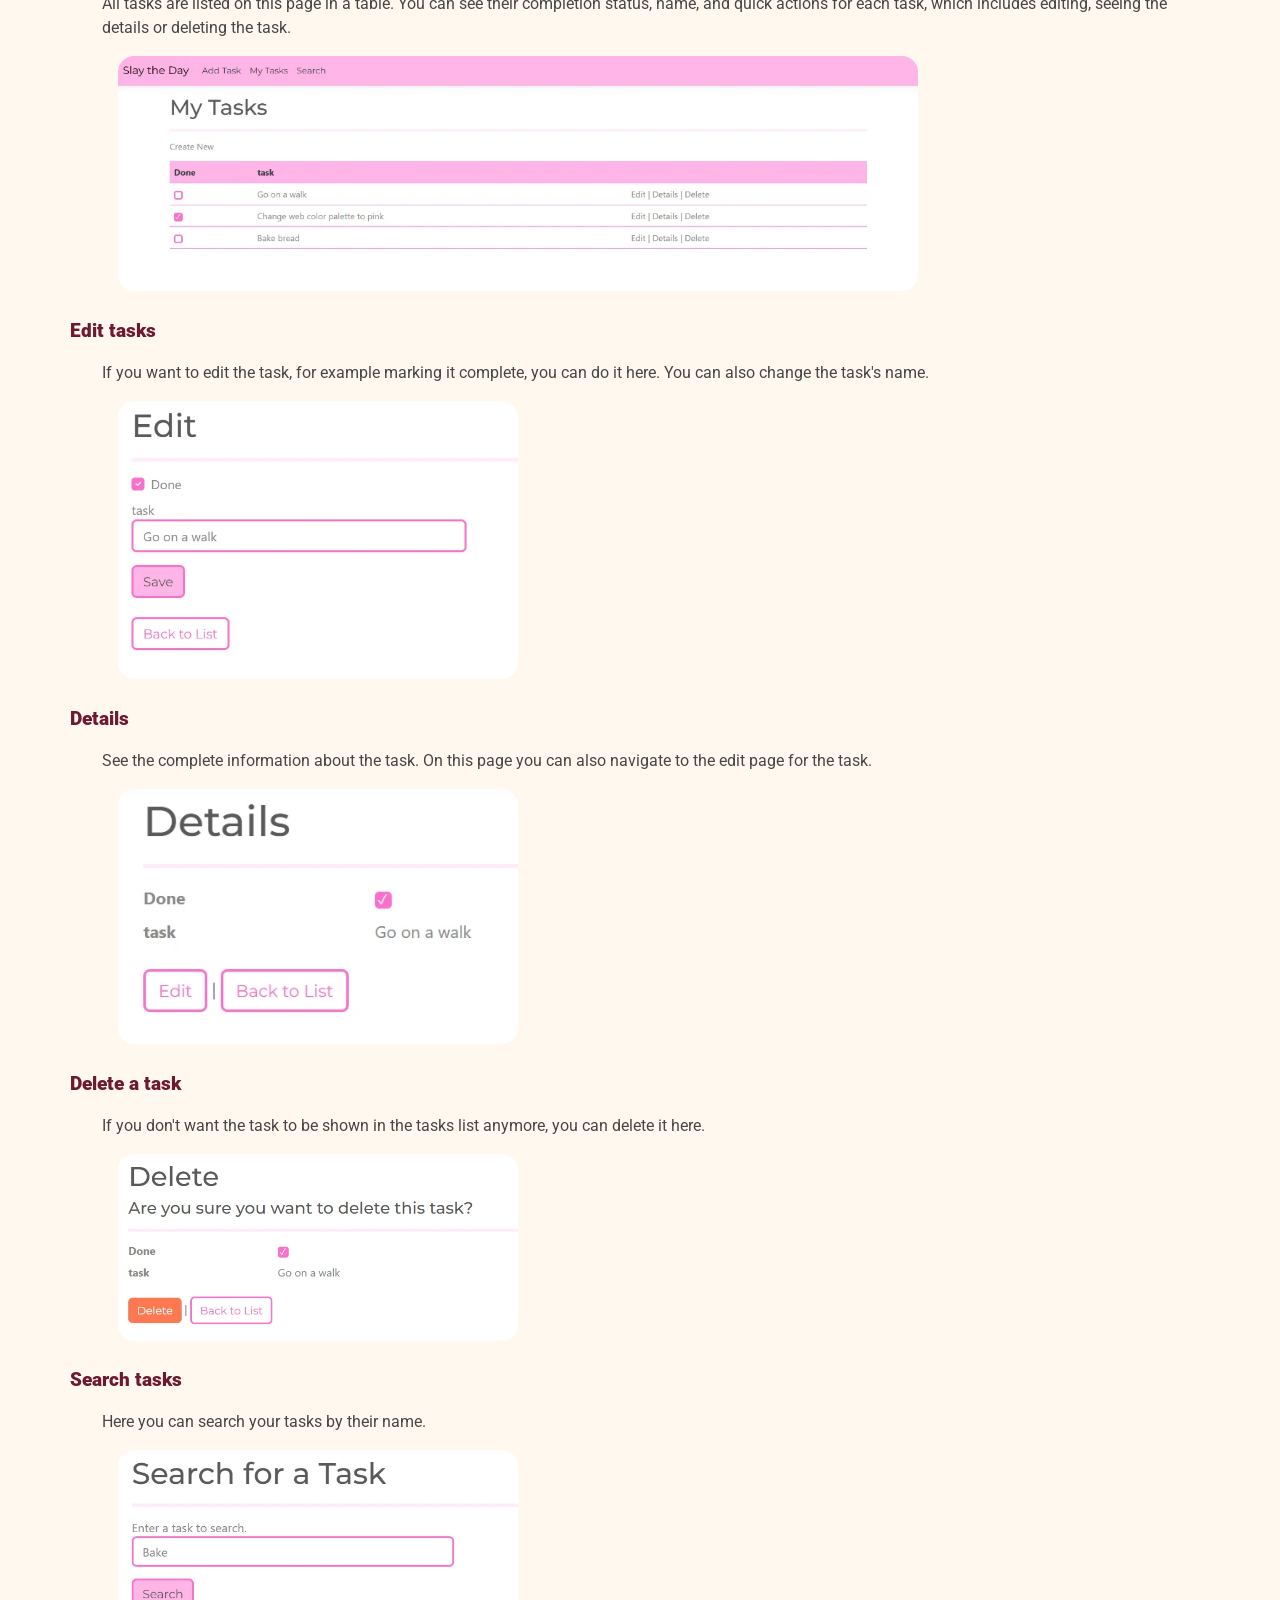
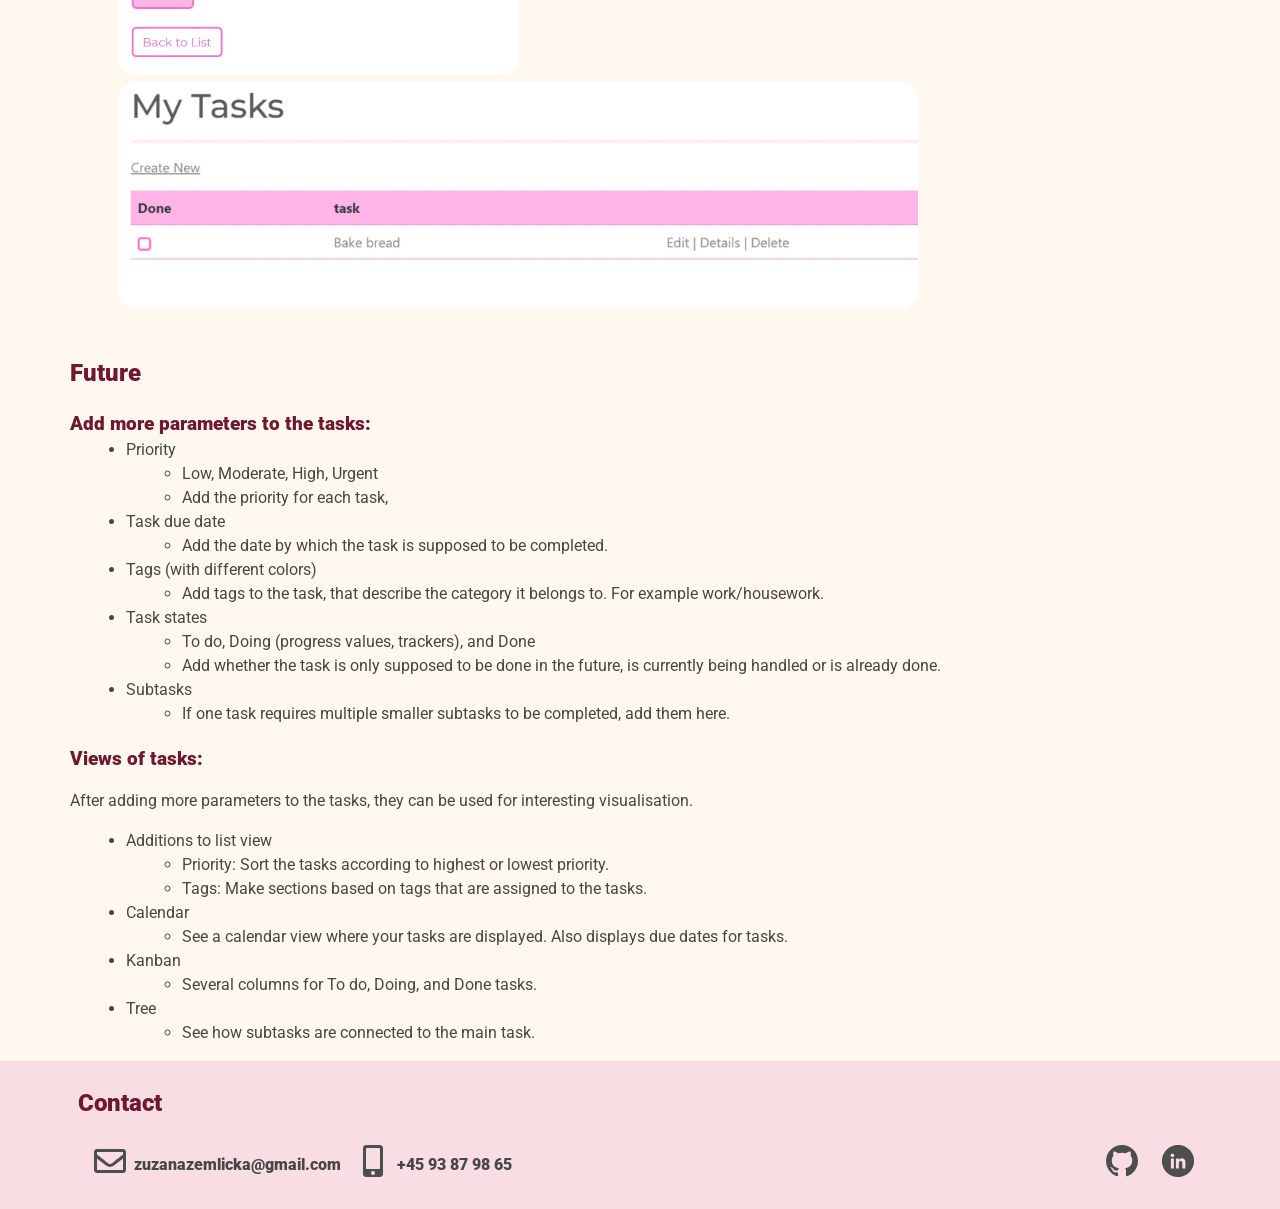
<file: slay_the_day.html>
<!DOCTYPE html>
<html lang="en">
    <head>
        <link rel="stylesheet" href="style.css">
        <meta charset="UTF-8">
        <meta http-equiv="X-UA-Compatible" content="IE=edge">
        <meta name="viewport" content="width=device-width, initial-scale=1.0">
        <meta name="description" content="Portfolio website created to showcase my projects.">
        <link rel="icon" href="assets/other/profile-picture.webp">
        <title>Zuzana Žemličková | Portfolio</title>
    </head>

    <body class="background-color--primary">
        <header class="accent-color--primary">
            <div class="section-width header">
                <div>
                    <a href="index.html" class="link big-text padded-text-right thick-text">Home</a>
                    <a href="Zuzana_Zemlickova_Resume.pdf" class="link big-text padded-text-right thick-text">Résumé</a>
                </div>
                <div class="push">
                    <a href="https://github.com/ZuZanaZZ">
                        <img class="icon small-img" alt="github logo" src="assets/other/github-logo.svg"></a>
                    <a href="https://www.linkedin.com/in/zuzana-žemličková/">
                        <img class="icon small-img" alt="linkedin logo" src="assets/other/linkedin-logo.svg"></a>
                </div>
            </div>
        </header>
        
        <main class="background-color--secondary">
            <section class="background-color--primary overflow-stopper">
                <div class="flex section-width">
                    <div class="half display-contents">
                        <h2 class="title">Slay the Day</h2>
                        <span class="coloured-text thick-text padded-text-horizontal">To do web application.</span>
                        <p class="padded-text-horizontal">
                            I created this web application because I couldn't find one that meets all my needs while also having my preferred aesthetic.
                            The source code can be found on my
                            <a class="link" href="https://github.com/ZuZanaZZ/Slay-the-Day">GitHub
                            </a>
                        </p>
                    </div>
                    <div class="big-circle flex-reverse half display-none">
                        <img class="upper--part__picture" alt="main page" src="assets/slay_the_day/main_page_full.webp">
                    </div>
                </div>
            </section>
            
            <div class="flex flex-vertical section-width">
                <section>
                    <h2 class="title">Introduction</h2>
                    <p class="padded-text-horizontal">
                        To do web application built with ASP.NET Core MVC, C#, Entity Framework Core, and PostgreSQL. 
                        The name "Slay the Day" is meant to be encouraging, motivating the users to conquer the day!
                    </p>
                </section>    

                <section>
                    <h2 class="title">Showcase of functionality</h2>
                    <h3 class="title">Navbar</h3>
                    <p class="padded-text-horizontal">
                        All pages also include quick access navigation bar.
                        You can navigate to the home page by clicking "Slay the Day", or go to "Add Task", see "My Tasks", and "Search" for a specific task.
                    </p>
                    <img class="big-img" width="400" height="51" alt="navbar" src="assets/slay_the_day/navbar.webp">
                    <h3 class="title">Main page</h3>
                    <p class="padded-text-horizontal">
                        This page has buttons for quick access to "Add task", see "My Tasks", and "Search" for a specific task.
                    </p>
                    <img class="big-img" width="800" height="298" alt="main page" src="assets/slay_the_day/main_page.webp">
                    <h3 class="title">Add task</h3>
                    <p class="padded-text-horizontal">
                        You can add tasks on this page.
                        Here you also configure the details of your task, such as whether it's done and its name.
                    </p>
                    <img class="medium-img" width="400" height="288" alt="add a task" src="assets/slay_the_day/add_task.webp">
                    <h3 class="title">See your tasks</h3>
                    <p class="padded-text-horizontal">
                        All tasks are listed on this page in a table.
                        You can see their completion status, name, and quick actions for each task, which includes editing, seeing the details or deleting the task.
                    </p>
                    <img class="big-img" width="800" height="235" alt="see all tasks" src="assets/slay_the_day/see_tasks.webp">
                    <h3 class="title">Edit tasks</h3>
                    <p class="padded-text-horizontal">
                        If you want to edit the task, for example marking it complete, you can do it here.
                        You can also change the task's name.
                    </p>
                    <img class="medium-img" width="400" height="278" alt="edit a task" src="assets/slay_the_day/edit_task.webp">
                    <h3 class="title">Details</h3>
                    <p class="padded-text-horizontal">
                        See the complete information about the task.
                        On this page you can also navigate to the edit page for the task.
                    </p>
                    <img class="medium-img" width="400" height="255" alt="details of a task" src="assets/slay_the_day/details.webp">
                    <h3 class="title">Delete a task</h3>
                    <p class="padded-text-horizontal">
                        If you don't want the task to be shown in the tasks list anymore, you can delete it here.
                    </p>
                    <img class="medium-img" width="400" height="187" alt="delete a task" src="assets/slay_the_day/delete_task.webp">
                    <h3 class="title">Search tasks</h3>
                    <p class="padded-text-horizontal">
                        Here you can search your tasks by their name.
                    </p>
                    <img class="medium-img" width="400" height="225" alt="search query" src="assets/slay_the_day/search_query.webp">
                    <img class="big-img" width="800" height="226" alt="search result" src="assets/slay_the_day/search_result.webp">
                </section>

                <section>
                    <h2 class="title">Future</h2>
                    <h3 class="title">Add more parameters to the tasks:</h3>
                    <ul>
                        <li>Priority
                            <ul>
                                <li>Low, Moderate, High, Urgent</li>
                                <li>Add the priority for each task,</li>
                            </ul>
                        </li>
                        <li>Task due date
                            <ul>
                                <li>Add the date by which the task is supposed to be completed.</li>
                            </ul>
                        </li>
                        <li>Tags (with different colors)
                            <ul>
                                <li>Add tags to the task, that describe the category it belongs to. For example work/housework.</li>
                            </ul>
                        </li>
                        <li>Task states
                            <ul>
                                <li>To do, Doing (progress values, trackers), and Done</li>
                                <li>Add whether the task is only supposed to be done in the future, is currently being handled or is already done.</li>
                            </ul>
                        </li>
                        <li>Subtasks
                            <ul>
                                <li>If one task requires multiple smaller subtasks to be completed, add them here.</li>
                            </ul>
                        </li>
                    </ul>
                    <h3 class="title">Views of tasks:</h3>
                    <p>After adding more parameters to the tasks, they can be used for interesting visualisation.</p>
                    <ul>
                        <li>Additions to list view
                            <ul>
                                <li>Priority: Sort the tasks according to highest or lowest priority.</li>
                                <li>Tags: Make sections based on tags that are assigned to the tasks.</li>
                            </ul>
                        </li>
                        <li>Calendar
                            <ul>
                                <li>See a calendar view where your tasks are displayed. Also displays due dates for tasks. </li>
                            </ul>
                        </li>
                        <li>Kanban
                            <ul>
                                <li>Several columns for To do, Doing, and Done tasks.</li>
                            </ul>
                        </li>
                        <li>Tree
                            <ul>
                                <li>See how subtasks are connected to the main task.</li>
                            </ul>
                        </li>
                    </ul>
                </section>
            </div>
        </main>
            
        <footer class="accent-color--primary">
            <div class="section-width">
                <h2 class="title">Contact</h2>
                    <div class="footer">
                        <div class="flex">
                            <div class="flex--no-padding">
                                <img class="small-img" alt="envelope icon" src="assets/other/envelope-regular.svg">
                                <address class="padded-text-vertical thick-text">zuzanazemlicka@gmail.com</address>
                            </div>
                            <div class="flex--no-padding">
                                <img class="small-img" alt="mobile icon" src="assets/other/mobile-alt-solid.svg">
                                <address class="padded-text-vertical thick-text">+45 93 87 98 65</address>
                            </div>
                        </div>
                        <div class="push flex">
                            <a href="https://github.com/ZuZanaZZ">
                                <img class="icon small-img" alt="github logo" src="assets/other/github-logo.svg"></a>
                            <a href="https://www.linkedin.com/in/zuzana-žemličková/">
                                <img class="icon small-img" alt="linkedin logo" src="assets/other/linkedin-logo.svg"></a>
                        </div>
                    </div>
            </div>
        </footer>
    </body>
</html>
</file>
<file: style.css>
/*colors*/
:root{
    --background-color--primary: #FFF8EE;
    --ui-background-color: #F8DDE3;
    --ui-background-color--hover: #EDC4CF;
    --ui-background-color--active: #e8acbc;
    --accent-color--primary: #CDEFE8;
    --text-color--title: #6F1832;
    --text-color--text: #474747;
}

/*font*/
@font-face {
    font-family: "Roboto";
    font-display: swap;
    src: url(assets/other/Roboto-VariableFont_wdth\,wght.ttf);
}

/*site*/
.background-color--primary{
    background-color: var(--background-color--primary);
}

.accent-color--primary{
    background-color: var(--ui-background-color);
}

.section-width{
    max-width: 1140px;
    padding: 0 0 0 1em;
    margin: auto;
}

body, textarea{
    font-family: "Roboto", sans-serif;
    line-height: 1.5;
    font-weight: 400;
    margin: 0;
    padding: 0;
}

.big-img, .medium-img{
    border-radius: 1em;
    margin-left: 3em;
}

/*font*/
p, a, address, span, li{
    color: var(--text-color--text);
}

h1{
    color: var(--text-color--title);
    font-size: 4em;
    margin: 0;
    font-weight: 900;
}

h2, h3{
    color: var(--text-color--title);
    font-weight: 900;
}

.padded-text-vertical{
    padding: 1em 0;
}

.padded-text-horizontal{
    padding: 0 2em;
}

.padded-text-right{
    padding-right: 0.5em;
}

.big-text{
    font-size: 2em;
}

.thick-text{
    font-weight: 900;
}

.text-center{
    text-align: center;
    margin: 0;
}

/*lists*/
ul{
    margin: 0;
}

li{
    margin-left: 1em;
}

.list-title{
    position: relative;
    font-weight: 400;
    font-size: medium;
    padding-left: 2em;
    margin: 0;
    color: var(--text-color--title);
}

/*circles*/
.avatar-circle{
    background-color: var(--accent-color--primary);
    border-radius: 50%;
}

.big-circle{
    position:relative;
    z-index: 1;
}

.big-circle::before{
    content: "";
    background-color: var(--accent-color--primary);
    width: 80em;
    height: 80em;
    display: inline-block;
    position: absolute;
    z-index: -1;
    bottom: -20em;
    left: 1em;
    border-radius: 50%; 
}

.overflow-stopper{
    position: relative;
    overflow: hidden;
}

.card-circle{
    padding: 1em;
    z-index: 1;
}

.card-circle::before{
    content: "";
    background-color: var(--accent-color--primary);
    width: 11em;
    height: 11em;
    display: inline-block;
    position: absolute;
    z-index: -1;
    left: -2em;
    border-radius: 50%; 
}

/*titles*/
.title{
    position: relative;
    z-index: 1;
    padding: 1em 0 0 0;
    margin: 0;
    font-weight: 900;
}

/*header*/
.header{
    display: flex;
    gap: 1em;
    padding: 1em;
}

/*icons*/
.icon:hover{
    background-color: var(--ui-background-color--hover);
    transition: background-color 0.2s;
    border-radius: 50%;
}

.icon:active{
    background-color: var(--ui-background-color--active);
    transition: background-color 0.2s;
    border-radius: 50%;
}

/*navbar*/
.link{
    text-decoration: underline;
}

.link:hover{
    color: var(--text-color--title);
}

.link:active{
    color: black;
}


/*upper part*/  
.half {
    width: 50%;
}

.box-width-auto{
    width: auto;
    display: block;
}

.upper--part__picture{
    width: 25em;
    border-radius: 1em;
    position: absolute;
    top: -3em;
}

.flex-reverse{
    display: flex;
    gap: 1em;
    justify-content: flex-end;
    align-items: flex-end;
}

/*about me*/
.about-me{
    z-index: 1;
}

.about-me-picture{
    width: 10em;
    justify-self: center;
}

.vertical-align{
    align-items: center;
    flex-direction: column;
}

/*my portfolio*/
.grid{
    display: grid;
    margin: 1em;
    gap: 1em;
    grid-template-columns: repeat(auto-fill, minmax(319px, 1fr));
}

.grid-card{
    padding: 1em;
    border-radius: 1em;
    position: relative;
}

.grid-card__title{
    margin-top: 0.5em;
}

.grid-card:hover{
    background-color: var(--ui-background-color--hover);
}

.grid-card:active{
    background-color: var(--ui-background-color--active);
}

.grid-card--img{
    width: 100%;
    border-radius: 1em;
    height:auto;
}

.grid-card--link{
    content-visibility: hidden;
    position: absolute;
    top: 0;
    bottom: 0;
    left: 0;
    width: 100%;
}

/*education*/
.dividing-line{
    border-right: 1px solid var(--accent-color--primary);
}

.divider-width{
    width: 10em;
}

.flex-vertical{
    display: flex;
    flex-direction: column;
    justify-content: center;
}

.box-width-normal{
    width: 5em;
}

/*hobbies*/
.flex{
    display: flex;
    gap: 1em;
    padding: 1em;
}

.flex-card{
    border-radius: 1em;
    padding: 1em;
    flex: 1;
}
.hobbies-picture{
    height: 5em;
}

/*contact*/
.flex--no-padding{
    display: flex;
}

.small-img{
    height: 2em;
    margin-top: 0.5em;
    margin-bottom: 0.5em;
    margin-right: 0.5em;
    width: 2em;
}

address{
    font-style: normal;
}

/*footer*/
.push{
    margin-left: auto;
}

.footer{
    display: flex;
}

/*breakpoints: 1200, 960, 560, 360*/
/*extra big*/
@media (min-width: 1200px){ 
    .card-circle::before{
        top: -3.5em;
        right: 11em;
    }

    .box-width-auto{
        display: contents;
    }
}

/*big*/
@media (max-width: 1199px){
    .card-circle::before{
        top: -3.5em;
        right: 9.5em;
    }

    .box-width-auto{
        display: contents;
    }
}

/*medium*/
@media(max-width: 959px){
    .flex{
        flex-direction: column; 
    }

    .box-width-auto{
        display: contents;
    }

    .display-none{
        display: none;
    }

    .about-me{
        flex-direction: column;
    }

    .card-circle::before{
        top: -3.5em;
        left: -3em;
    }

    .display-contents{
        display: contents;
    }

    .education-card{
        flex-direction: row;
    }

    .big-img{
        width: 60%;
        height: 60%;
    }
}

/*small*/
@media (max-width: 559px){
    h1{
        font-size: 3.5em;
        margin: 0;
    }

    .box-width-auto{
        display: grid;
    }

    .education-card{
        flex-direction: column;
    }
    
    .dividing-line{
        display: contents;
    }

    .medium-img{
        width: 40%;
        height: 40%;
    }
}
</file>
